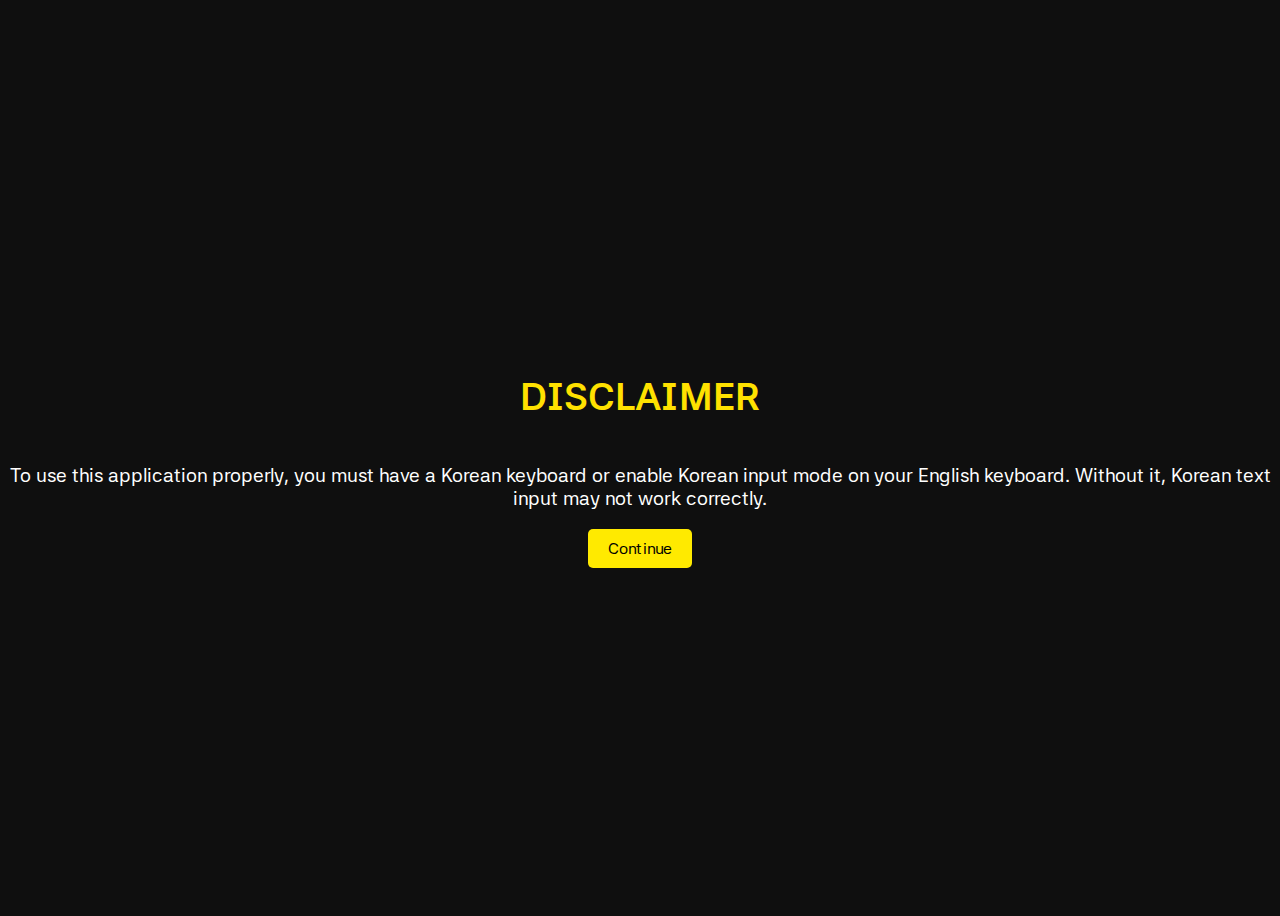
<file: index.html>
<!DOCTYPE html>
<html lang="en">
<head>
    <meta charset="UTF-8">
    <meta name="viewport" content="width=device-width, initial-scale=1.0">
    <title>KoreanType | Disclaimer</title>
    <link rel="stylesheet" href="Disclaimer.css">
</head>
<body>
    <h1>DISCLAIMER</h1>
    <p>
        To use this application properly, you must have a Korean keyboard 
        or enable Korean input mode on your English keyboard. Without it, 
        Korean text input may not work correctly.
    </p>
    <a href="main.html" class="btn">Continue</a>
</body>
</html>
</file>
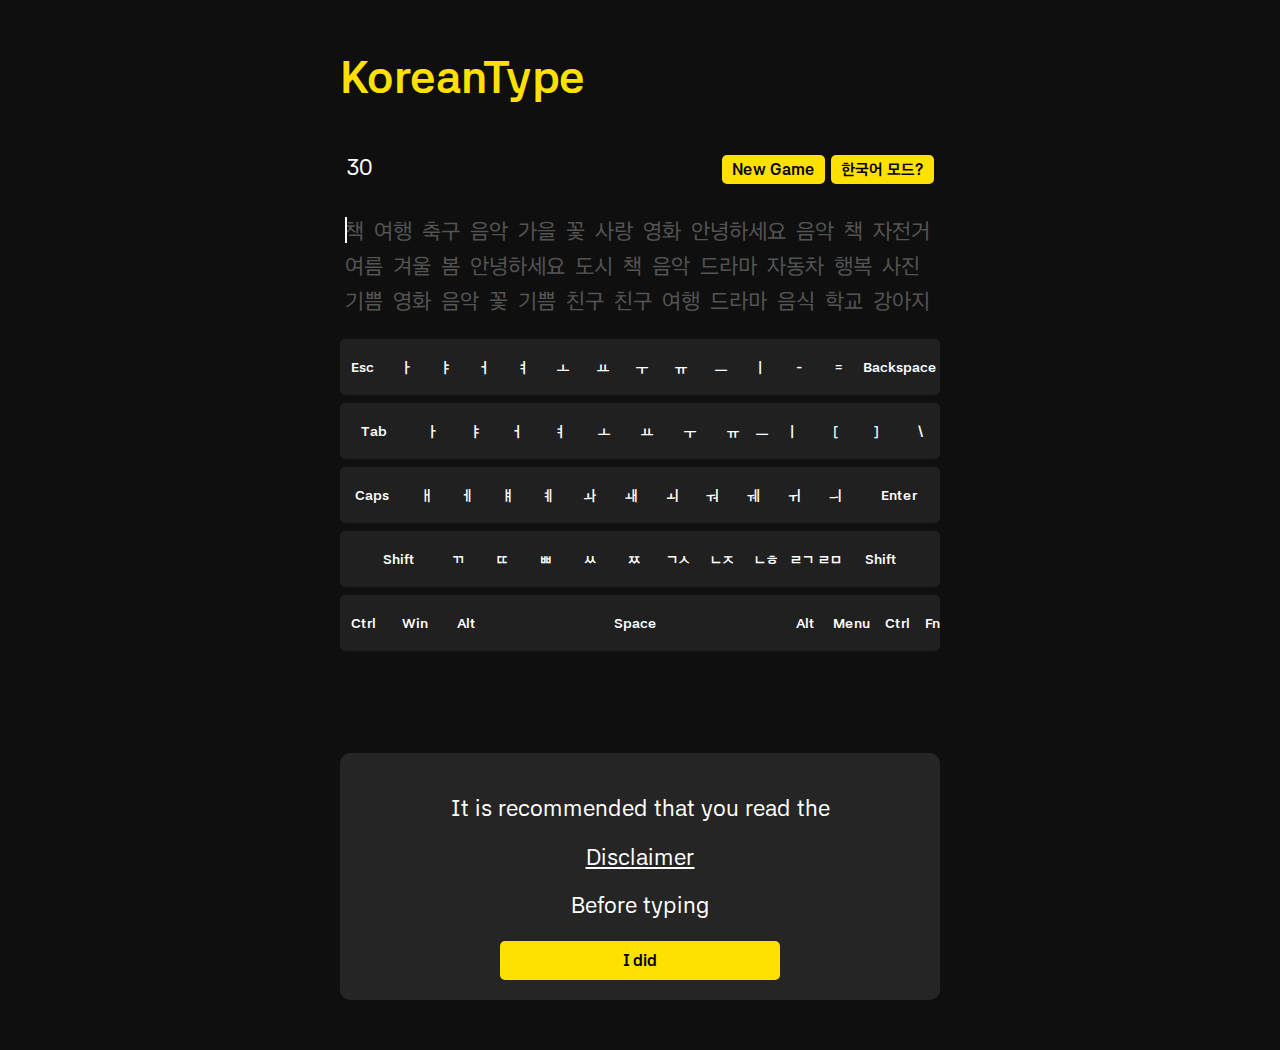
<file: main.html>
<!DOCTYPE html>
<html lang="en">
<head>
    <meta charset="UTF-8">
    <meta name="viewport" content="width=device-width, initial-scale=1.0">
    <title>KoreanType</title>
    <link rel="stylesheet" href="style.css">
</head>
<body>
    <main>
        <h1>KoreanType</h1>
        <header>
            <div id="info"></div>
            <div id="buttons">
                <button id="newGameBtn">New Game</button>
                <button id="koreanModeBtn">한국어 모드?</button>
            </div>
        </header>
        <div id="game" tabindex="0">
            <div id="words"></div>
            <div id="cursor"></div>
        </div>

        <div id="keyboard" class="keyboard">
            <!-- Numbers row -->
            <div class="row">
                <div id="esc-key">Esc</div>
                <div id="one-key">1</div>
                <div id="two-key">2</div>
                <div id="three-key">3</div>
                <div id="four-key">4</div>
                <div id="five-key">5</div>
                <div id="six-key">6</div>
                <div id="seven-key">7</div>
                <div id="eight-key">8</div>
                <div id="nine-key">9</div>
                <div id="zero-key">0</div>
                <div id="minus-key">-</div>
                <div id="equals-key">=</div>
                <div id="backspace-key">Backspace</div>
            </div>
        
            <!-- Row 1 letters -->
            <div class="row">
                <div id="tab-key">Tab</div>
                <div id="Q-key">ㅏ</div>
                <div id="W-key">ㅑ</div>
                <div id="E-key">ㅓ</div>
                <div id="R-key">ㅕ</div>
                <div id="T-key">ㅗ</div>
                <div id="Y-key">ㅛ</div>
                <div id="U-key">ㅜ</div>
                <div id="I-key">ㅠ</div>
                <div id="O=-key">ㅡ</div>
                <div id="P-key">ㅣ</div>
                <div id="left-bracket-key">[</div>
                <div id="right-bracket-key">]</div>
                <div id="backslash-key">\</div>
            </div>
        
            <!-- Row 2 letters -->
            <div class="row">
                <div id="capslock-key">Caps</div>
                <div id="A-key">ㅐ</div>
                <div id="S-key">ㅔ</div>
                <div id="D-key">ㅒ</div>
                <div id="F-key">ㅖ</div>
                <div id="G-key">ㅘ</div>
                <div id="H-key">ㅙ</div>
                <div id="J-key">ㅚ</div>
                <div id="K-key">ㅝ</div>
                <div id="L-key">ㅞ</div>
                <div id="semicolon-key">ㅟ</div>
                <div id="quote-key">ㅢ</div>
                <div id="enter-key">Enter</div>
            </div>
        
            <!-- Row 3 letters -->
            <div class="row">
                <div id="left-Shift-key">Shift</div>
                <div id="Z-key">ㄲ</div>
                <div id="X-key">ㄸ</div>
                <div id="C-key">ㅃ</div>
                <div id="V-key">ㅆ</div>
                <div id="B-key">ㅉ</div>
                <div id="N-key">ㄱㅅ</div>
                <div id="M-key">ㄴㅈ</div>
                <div id="comma-key">ㄴㅎ</div>
                <div id="period=-key">ㄹㄱ</div>
                <div id="fowardslash-key">ㄹㅁ</div>
                <div id="left-Shift-key">Shift</div>
            </div>
        
            <!-- Bottom commands row -->
            <div class="row">
                <div id="right-control-key">Ctrl</div>
                <div id="windows-key">Win</div>
                <div id="left-alt-key">Alt</div>
                <div id="space-key">Space</div>
                <div id="right-alt-key">Alt</div>
                <div id="document-key">Menu</div>
                <div id="right-control-key">Ctrl</div>
                <div id="FN-key">Fn</div>
            </div>
        </div>
        
        <div class="disclaimer">
                <p>It is recommended that you read the</p>
                <a href="/index.html">Disclaimer</a>
                <p>Before typing</p>
            <button id="ConfirmationBtn">I did</button>
        </div>
        
    </main>
    <script src="index.js"></script>
</body>
</html>
</file>
<file: Disclaimer.css>
@import url('https://fonts.googleapis.com/css2?family=Asta+Sans:wght@300..800&display=swap');

body{
    display: flex;
    flex-direction: column;
    justify-content: center;
    align-items: center;
    text-align: center;
    height: 100vh;
    font-size: 1.2rem;
}

*{
    font-family: 'Asta Sans', Courier, monospace;
    background-color: #0f0f0f;
    color: white;
}

h1{
    color: rgb(255, 225, 0);;
}

.btn {
    display: inline-block;
    padding: 10px 20px;
    background-color: #ffea00;
    color: rgb(0, 0, 0);
    text-decoration: none;
    border-radius: 5px;
    font-size: 16px;
}
</file>
<file: style.css>
@import url('https://fonts.googleapis.com/css2?family=Asta+Sans:wght@300..800&display=swap');

*{
    font-family: 'Asta Sans', Courier, monospace;
    background-color: #0f0f0f;
}

body{
    color: white;
}

body{
    font-size: 1.4rem;
}

h1{
    color: rgb(255, 225, 0);
    padding-bottom: 20px;
}

main{
    width: 600px;
    margin: 50px auto;
}

header{
    display: flex;
    justify-content: space-between;
    margin: 20px 6px 30px;
}

button{
    background-color: rgb(255, 225, 0);
    color: rgb(0, 0, 0);
    padding: 5px 10px;
    border-radius: 5px;
    border: none;
    cursor: pointer;
    transition: all 0.1s ease-out;
    font-size: 1rem;
    font-weight: bold;
}

button:hover{
    border: 3px solid white;
}

button:active{
    color: white;
}

div#game{
    line-height: 35px;
    height: 105px;
    overflow: hidden;
    position: relative;
}

div#game:focus{
    outline: 0;
}

#words{
    color: rgb(84, 84, 84);
}

div.word{
    display: inline-block;
    margin: 0 5px;

}

.letter.correct{
    color: rgb(3, 207, 0);
}

.letter.incorrect{
    color: rgb(234, 0, 0);
}

@keyframes blink{
    0%{
        opacity: 1;
    }
    50%{
        opacity: 0;
    }
    100%{
        opacity: 1;
    }
}

#cursor{
    width: 2px;
    height: 1.6rem;
    background-color: white;
    position: fixed;
    top: 219px;
    left: 168px;
    animation: blink 1s infinite;
}

#game {
    overflow: visible; /* so the keyboard is not clipped */
    position: relative;
}


#game:focus #cursor{
    display: block;
}

#game.over #words{
    opacity: .5;
    filter: blur(0px);
}

#game.over:focus #cursor{
    display: none;
}

#game.over #focus-error {
    display: none;
}

.keyboard {
    display: flex;
    flex-direction: column;
    gap: 8px;
    margin-top: 20px;
}

.row {
    display: flex;
    gap: 4px;
}

/* Generic key style */
.keyboard div {
    background-color: rgb(32, 32, 32);
    color: white;
    display: flex;
    justify-content: center;
    align-items: center;
    padding: 10px 0;
    text-align: center;
    font-weight: bold;
    border-radius: 5px;
    font-size: 14px;
}

/* Special width keys */
#esc-key { width: 50px; }
#tab-key, #capslock-key, #left-Shift-key, #right-Shift-key { width: 70px; }
#backspace-key, #enter-key { width: 90px; }
#space-key { width: 300px; }
#left-control-key, #right-control-key, #windows-key, #left-alt-key, #right-alt-key, #menu-key { width: 50px; }

/* Numbers and letters */
#one-key, #two-key, #three-key, #four-key, #five-key, 
#six-key, #seven-key, #eight-key, #nine-key, #zero-key,
#Q-key, #W-key, #E-key, #R-key, #T-key, #Y-key, #U-key, #I-key, #O-key, #P-key,
#A-key, #S-key, #D-key, #F-key, #G-key, #H-key, #J-key, #K-key, #L-key,
#Z-key, #X-key, #C-key, #V-key, #B-key, #N-key, #M-key,
#minus-key, #equals-key, #left-bracket-key, #right-bracket-key, #backslash-key,
#semicolon-key, #quote-key, #comma-key, #period-key, #forwardslash-key {
    width: 40px;
}

a{
    color: white;
    cursor: pointer;
}


.disclaimer {
    background-color: rgb(37, 37, 37);
    color: white;         
    padding: 20px;          
    border-radius: 10px;    
    display: inline-block;  
    text-align: center;     
    box-sizing: border-box;
    margin-top: 17%;
    display: flex;
    flex-direction: column;
    align-items: center;
}

.disclaimer p,
.disclaimer a,
.disclaimer button {
    background-color: rgb(37, 37, 37);
}

.disclaimer a {
    color: white;
    text-decoration: underline; /* optional for link */
    cursor: pointer;
}

.disclaimer button {
    padding: 10px 20px;
    border: none;
    border-radius: 5px;
    background-color: rgb(255, 225, 0);
    color: rgb(0, 0, 0);
    cursor: pointer;
}

.disclaimer button:hover {
    border: 3px solid white;
}

.disclaimer button:active{
    color: white;
}

.disclaimer button{
    width: 50%;
}
</file>
